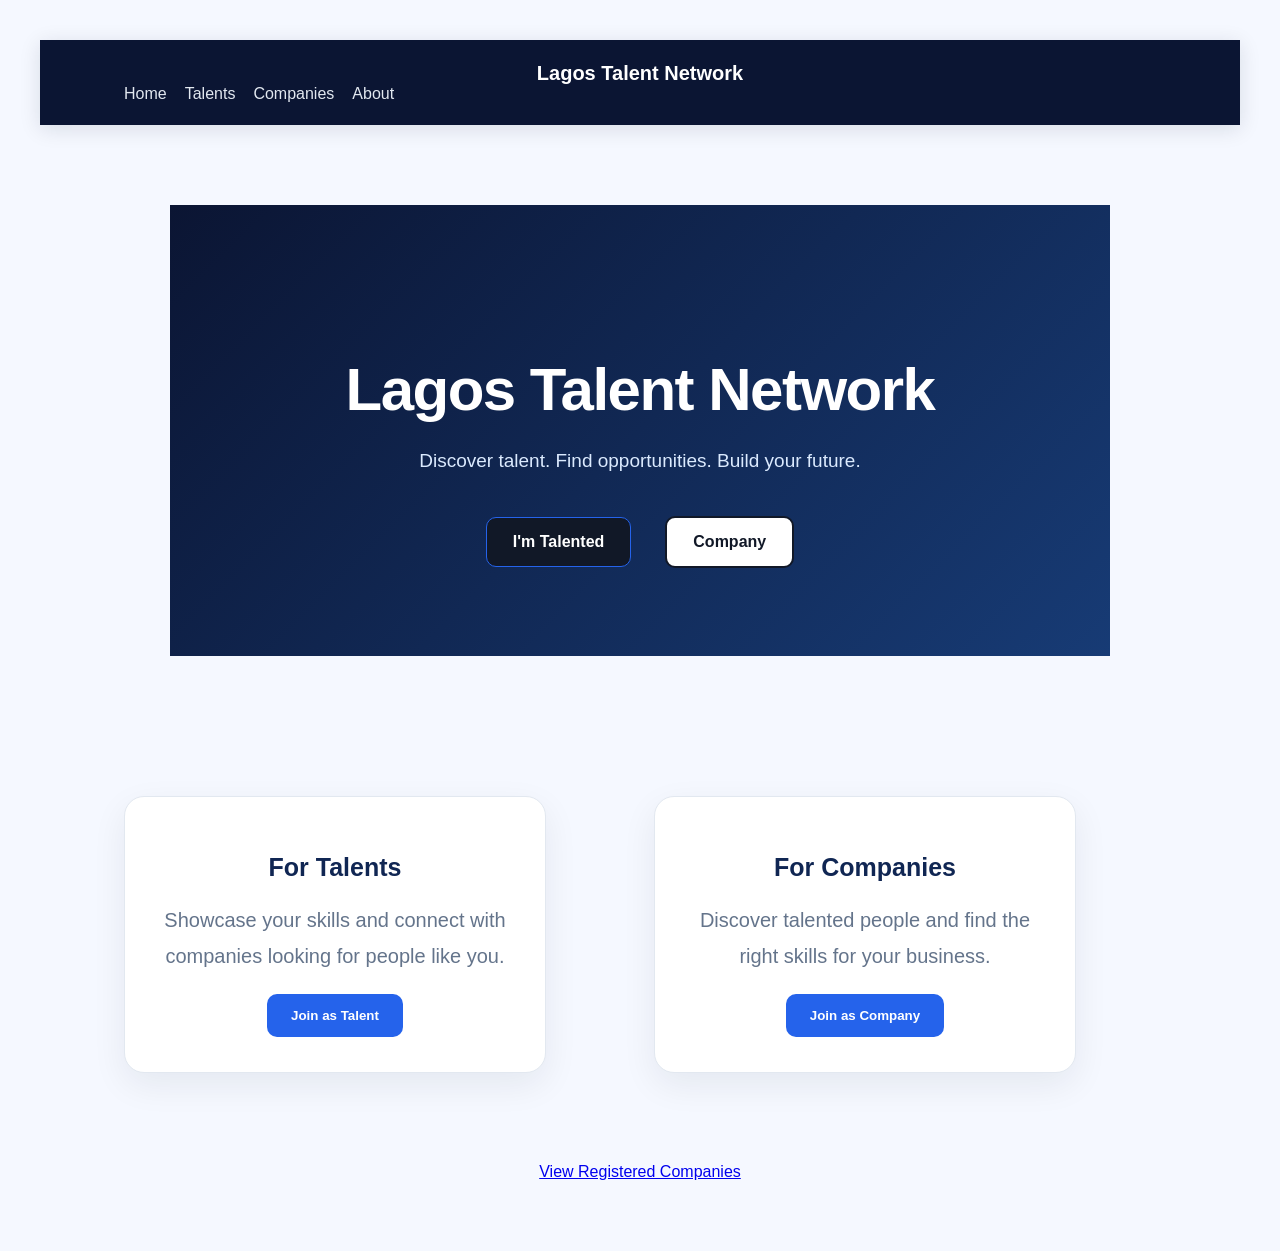
<file: index.html>
<!DOCTYPE html>
<html lang="en">
<head>
    <meta charset="UTF-8">
    <meta name="viewport" content="width=device-width, initial-scale=1.0">
    <title>Lagos Talent Network</title>
    <link rel="stylesheet" href="style.css">
</head>
<body>
    <nav class="navbar">
    <div class="logo">Lagos Talent Network</div>

    <div class="nav-links">
        <a href="#">Home</a>
        <a href="#">Talents</a>
        <a href="#">Companies</a>
        <a href="#about">About</a>
    </div>
</nav>

    <section class="hero">
        <h1>Lagos Talent Network</h1>
        <p>Discover talent. Find opportunities. Build your future.</p>

        <div class="hero-buttons">
            <a href="talent.html" class="hero-button">I'm  Talented</a>
            <a href="company.html" class="hero-button">Company</a>
        </div>
    </section>
    <section class="audience" id="about">
    <div class="audience-card">
        <h2>For Talents</h2>
        <p>Showcase your skills and connect with companies looking for people like you.</p>
        <button onclick="window.location.href='talent.html'">
    Join as Talent
</button>
    </div>

    <div class="audience-card">
        <h2>For Companies</h2>
        <p>Discover talented people and find the right skills for your business.</p>
        <button onclick="window.location.href='company.html'">
    Join as Company
</button>
    </div>
</section>
 
<div style="text-align: center; margin: 30px;">
    <a href="companies.html">View Registered Companies</a>
</div>

</body>

    


</html>
</file>
<file: style.css>
body {
    font-family: Arial, sans-serif;
    margin: 0;
    padding: 40px;
    text-align: center;
    background: #f5f7fa;
}

h1 {
    font-size: 42px;
    margin-bottom: 15px;
}

p {
    font-size: 20px;
}
.hero {
    max-width: 900px;
    margin: 80px auto;
    padding: 60px 20px;
}

.hero h1 {
    font-size: 52px;
    margin-bottom: 20px;
}

.hero p {
    font-size: 22px;
    margin-bottom: 35px;
}

.hero-buttons button {
    padding: 14px 28px;
    margin: 8px;
    font-size: 16px;
    border: none;
    border-radius: 8px;
    cursor: pointer;
}
.hero-buttons button:first-child {
    background: #111827;
    color: white;
}

.hero-buttons button:last-child {
    background: white;
    color: #111827;
    border: 2px solid #111827;
}

.hero-buttons button:hover {
    transform: translateY(-2px);
}
.audience {
    display: flex;
    justify-content: center;
    gap: 25px;
    padding: 40px 20px 80px;
    flex-wrap: wrap;
}

.audience-card {
    width: 350px;
    padding: 30px;
    background: white;
    border: 1px solid #e5e7eb;
    border-radius: 15px;
    text-align: center;
    box-shadow: 0 5px 20px rgba(0, 0, 0, 0.08);
}

.audience-card h2 {
    font-size: 28px;
}

.audience-card p {
    line-height: 1.6;
}

.audience-card button {
    padding: 12px 24px;
    border: none;
    border-radius: 8px;
    background: #111827;
    color: white;
    cursor: pointer;
}
.navbar {
    .navbar {
    display: flex;
    justify-content: space-between;
    align-items: center;
    padding: 20px 25px;
    background: white;
    border-bottom: 1px solid #e5e7eb;
    flex-wrap: wrap;
    gap: 15px;
}

.logo {
    font-size: 20px;
    font-weight: bold;
    white-space: nowrap;
}

.nav-links {
    display: flex;
    gap: 18px;
    flex-wrap: wrap;
}
}

.nav-links a {
    text-decoration: none;
    color: #111827;
    font-size: 16px;
}

.nav-links a:hover {
    text-decoration: underline;
}
@media (max-width: 600px) {
    .navbar {
        flex-direction: column;
        text-align: center;
    }

    .nav-links {
        justify-content: center;
    }

    .hero h1 {
        font-size: 38px;
    }

    .hero p {
        font-size: 18px;
    }

    .audience-card {
        width: auto;
    }
} 
.registration {
    max-width: 500px;
    margin: 80px auto;
    padding: 40px;
    text-align: center;
    background: white;
    border-radius: 15px;
    box-shadow: 0 4px 20px rgba(0,0,0,0.1);
}

.registration h1 {
    font-size: 32px;
    margin-bottom: 10px;
}

.registration p {
    margin-bottom: 30px;
}

.registration form {
    display: flex;
    flex-direction: column;
    gap: 15px;
}

.registration input {
    padding: 14px;
    border: 1px solid #ccc;
    border-radius: 8px;
    font-size: 16px;
}

.registration button {
    padding: 14px;
    border: none;
    border-radius: 8px;
    background: #333;
    color: white;
    font-size: 16px;
    cursor: pointer;
    width: 100%;
    margin-top: 5px;
}
.back-home {
    display: inline-block;
    margin: 20px;
    color: #333;
    text-decoration: none;
    font-size: 16px;
}

.back-home:hover {
    text-decoration: underline;
}
.hero-button {
    display: inline-block;
    padding: 14px 28px;
    margin: 8px;
    border-radius: 8px;
    text-decoration: none;
    font-size: 16px;
    cursor: pointer;
}

.hero-button:first-child {
    background: #111827;
    color: white;
}

.hero-button:last-child {
    background: white;
    color: #111827;
    border: 2px solid #111827;
} 

/* Registered talent directory */
.talent-directory {
    max-width: 1000px;
    margin: 40px auto;
    padding: 30px 20px;
    text-align: center;
}

.talent-directory h2 {
    font-size: 28px;
    margin-bottom: 25px;
    color: #26354a;
}

#talentList {
    display: grid;
    grid-template-columns: repeat(auto-fit, minmax(240px, 1fr));
    gap: 20px;
}

#talentList > div {
    background: #ffffff;
    padding: 25px;
    border-radius: 12px;
    border: 1px solid #e0e5ec;
    box-shadow: 0 4px 12px rgba(0, 0, 0, 0.06);
    text-align: left;
}

#talentList h3 {
    color: #26354a; 
    font-size: 21px;
    margin-bottom: 12px;
}

#talentList p {
    color: #5b6573;
    margin: 10px 0;
    overflow-wrap: anywhere;
}

/* Professional Talent Profile Cards */
.talent-card {
    background: white;
    padding: 25px;
    margin: 20px auto;
    max-width: 650px;
    border-radius: 12px;
    box-shadow: 0 4px 15px rgba(0, 0, 0, 0.08);
    border-left: 5px solid #2563eb;
    transition: transform 0.2s ease, box-shadow 0.2s ease;
}

.talent-card:hover {
    transform: translateY(-4px);
    box-shadow: 0 8px 22px rgba(0, 0, 0, 0.12);
}

.talent-card h3 {
    color: #1e3a8a;
    margin-top: 0;
    margin-bottom: 12px;
    font-size: 22px;
}

.talent-card p {
    color: #4b5563;
    margin: 8px 0;
    font-size: 16px;
}

/* Talent directory layout */
.talent-directory {
    padding: 30px 20px;
}

/* Arrange talent cards neatly */
#talentList {
    display: grid;
    grid-template-columns: repeat(auto-fit, minmax(280px, 1fr));
    gap: 20px;
    max-width: 1100px;
    margin: 0 auto;
    align-items: start;
}

#talentCount {
    text-align: center;
    font-size: 20px;
    font-weight: bold;
    color: #2563eb;
    margin: 15px 0 20px;
}
/* ===== PREMIUM LAGOS TALENT NETWORK HOMEPAGE ===== */

body {
    font-family: "Segoe UI", Arial, sans-serif;
    color: #172554;
    background: #f5f8ff;
}

.navbar {
    padding: 22px 7%;
    background: #0b1533;
    color: #ffffff;
    box-shadow: 0 4px 20px rgba(11, 21, 51, 0.12);
}

.logo {
    color: #ffffff;
    font-size: 22px;
    font-weight: 800;
}

.nav-links a {
    color: #e2e8f0;
    text-decoration: none;
    transition: color 0.2s ease;
}

.nav-links a:hover {
    color: #60a5fa;
}

.hero {
    padding: 100px 20px 80px;
    text-align: center;
    background: linear-gradient(135deg, #0b1533, #173b75);
    color: #ffffff;
}

.hero h1 {
    font-size: clamp(36px, 5vw, 60px);
    font-weight: 800;
    letter-spacing: -1.5px;
    margin-bottom: 20px;
}

.hero p {
    max-width: 650px;
    margin: 0 auto 30px;
    color: #dbeafe;
    font-size: 19px;
    line-height: 1.8;
}

.audience {
    padding: 60px 7%;
    display: grid;
    grid-template-columns: repeat(auto-fit, minmax(260px, 1fr));
    gap: 28px;
    max-width: 1100px;
    margin: 0 auto;
}

.audience-card {
    padding: 35px;
    background: #ffffff;
    border: 1px solid #e2e8f0;
    border-radius: 20px;
    box-shadow: 0 12px 35px rgba(15, 23, 42, 0.07);
    transition: transform 0.25s ease, box-shadow 0.25s ease;
}

.audience-card:hover {
    transform: translateY(-6px);
    box-shadow: 0 20px 45px rgba(15, 23, 42, 0.12);
}

.audience-card h2 {
    color: #102653;
    font-size: 25px;
    margin-bottom: 14px;
}

.audience-card p {
    color: #64748b;
    line-height: 1.8;
}

.audience-card button,
.hero button {
    padding: 14px 24px;
    border: none;
    border-radius: 10px;
    background: #2563eb;
    color: #ffffff;
    font-weight: 700;
    cursor: pointer;
    transition: background 0.2s ease, transform 0.2s ease;
}

.audience-card button:hover,
.hero button:hover {
    background: #1d4ed8;
    transform: translateY(-2px);
}

@media (max-width: 600px) {
    .hero {
        padding: 70px 20px;
    }

    .audience {
        padding: 35px 20px;
    }

    .navbar {
        padding: 18px 20px;
    }
}
.hero button {
    background: #2563eb;
    color: #ffffff;
    border: 1px solid #60a5fa;
    padding: 15px 26px;
    border-radius: 10px;
    font-size: 16px;
    font-weight: 700;
    margin: 8px;
}

.hero button:hover {
    background: #1d4ed8;
}
/* Premium homepage buttons */
.hero-buttons {
    display: flex;
    justify-content: center;
    align-items: center;
    gap: 18px;
    flex-wrap: wrap;
}

.hero-button {
    display: inline-block;
    background: #2563eb;
    color: #ffffff;
    border: 1px solid #2563eb;
    padding: 15px 26px;
    border-radius: 10px;
    font-size: 16px;
    font-weight: 700;
    text-decoration: none;
    transition: all 0.25s ease;
}

.hero-button:hover {
    background: #1d4ed8;
    border-color: #1d4ed8;
    color: #ffffff;
    transform: translateY(-2px);
}
.settings-menu {
    position: absolute;
    top: 20px;
    right: 20px;
    z-index: 1000;
}

.settings-menu button {
    padding: 10px 16px;
    border: none;
    border-radius: 8px;
    cursor: pointer;
    font-size: 14px;
}

#settingsOptions {
    margin-top: 8px;
    padding: 8px;
    background: white;
    border-radius: 8px;
    box-shadow: 0 4px 12px rgba(0, 0, 0, 0.15);
}

#settingsOptions[hidden] {
    display: none;
}

#settingsOptions button {
    width: 100%;
}
</file>
